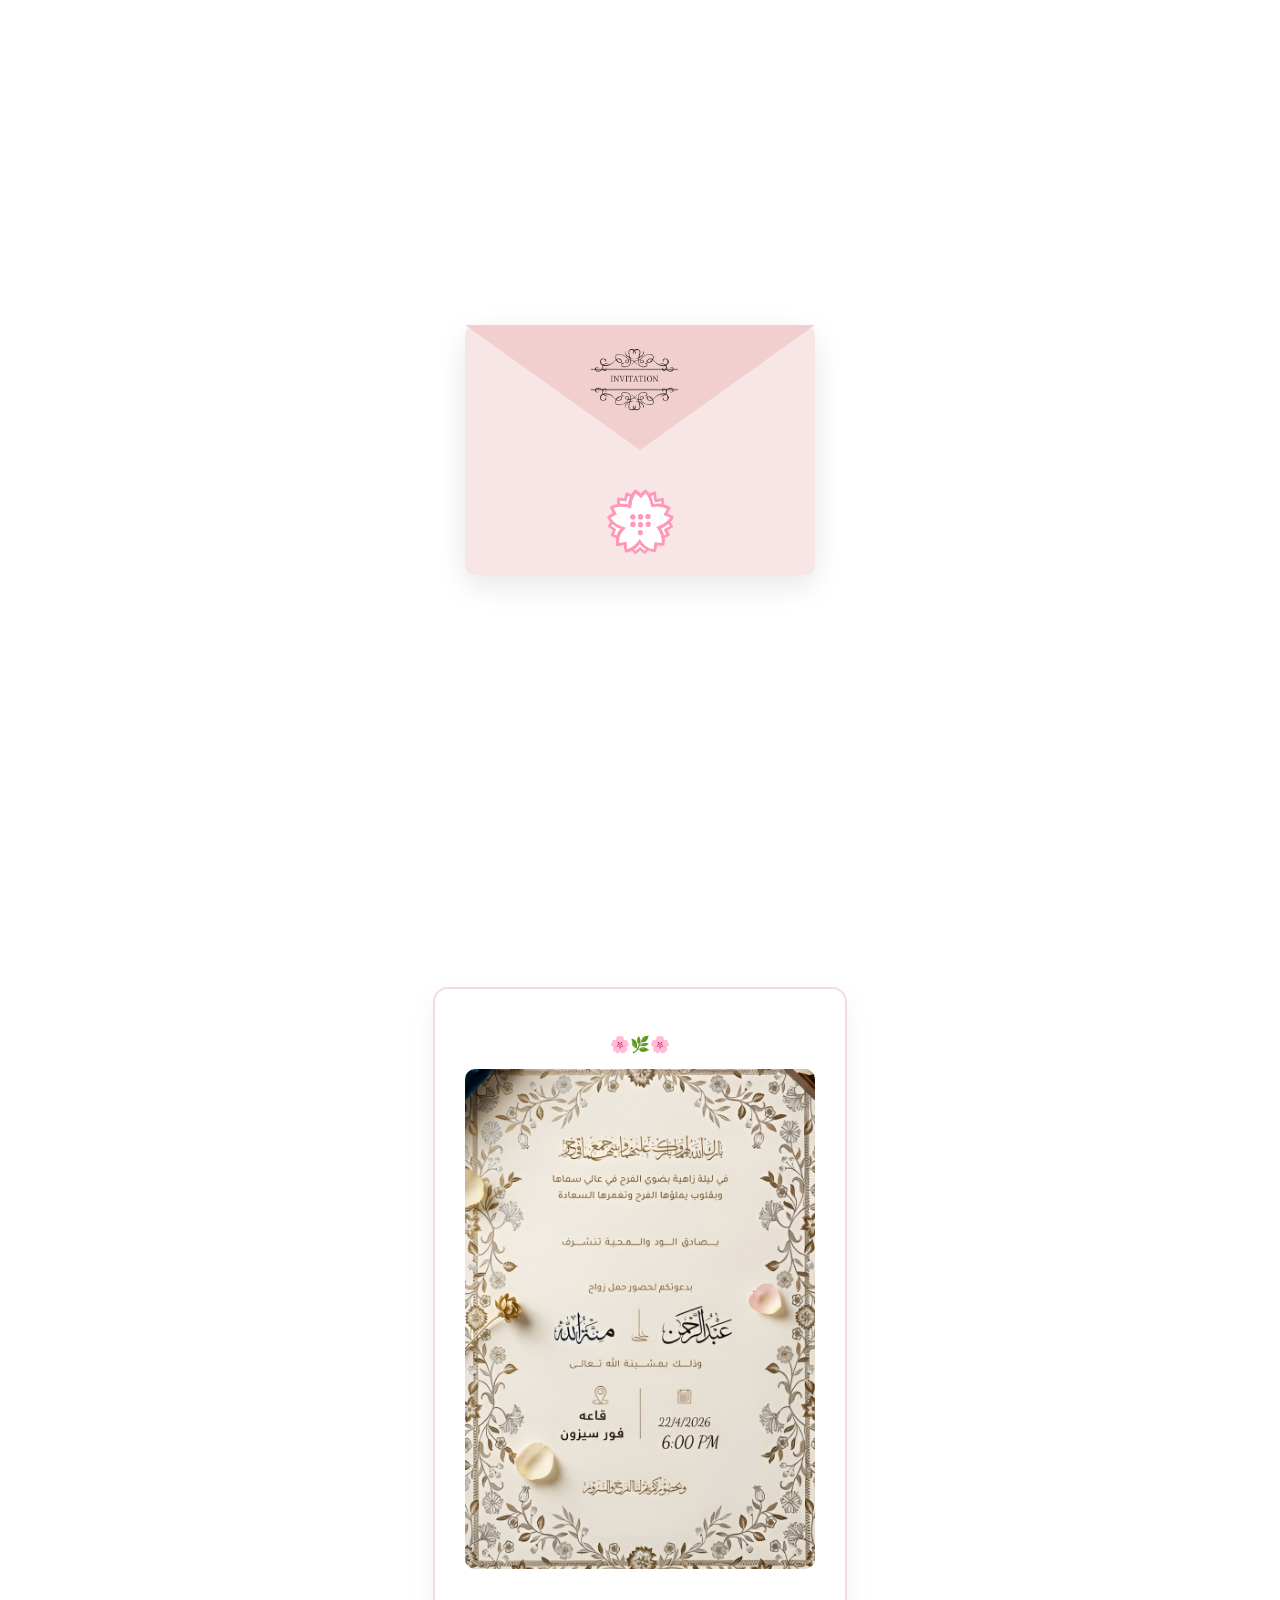
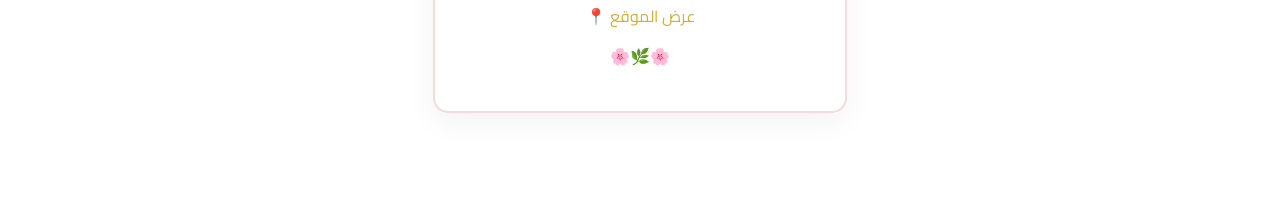
<file: index.html>
<!DOCTYPE html>
<html lang="ar">
<head>
<meta charset="UTF-8">
<meta name="viewport" content="width=device-width, initial-scale=1.0">

<title>دعوة فرح</title>

<link href="https://fonts.googleapis.com/css2?family=Cairo&family=Great+Vibes&display=swap" rel="stylesheet">
<link rel="stylesheet" href="style.css">

</head>

<body>

<!-- الظرف -->
<div class="envelope-container" onclick="openEnvelope()">
    <div class="envelope">

        <div class="flap"></div>

      
        <div class="design">
                <div class="stamp">
        <img src="12.png" alt="wedding" width="30%">
    </div>

                <div class="stamp">💮</div>
</div>

    </div>
</div>

<!-- المحتوى -->
<div class="main" id="mainContent">

    <div class="card">
         <img src="WhatsApp_Image_2026-04-16_at_3.48.44_PM.jpeg" alt="Wedding Image" class="card-img">
            <p class="info">
            📍 <a href="https://maps.app.goo.gl/jPqr2AuUYGetvTjm7" target="_blank">
            عرض الموقع
            </a>
        </p>
    </div>

</div>

<script src="script.js"></script>

</body>
</html>
</file>
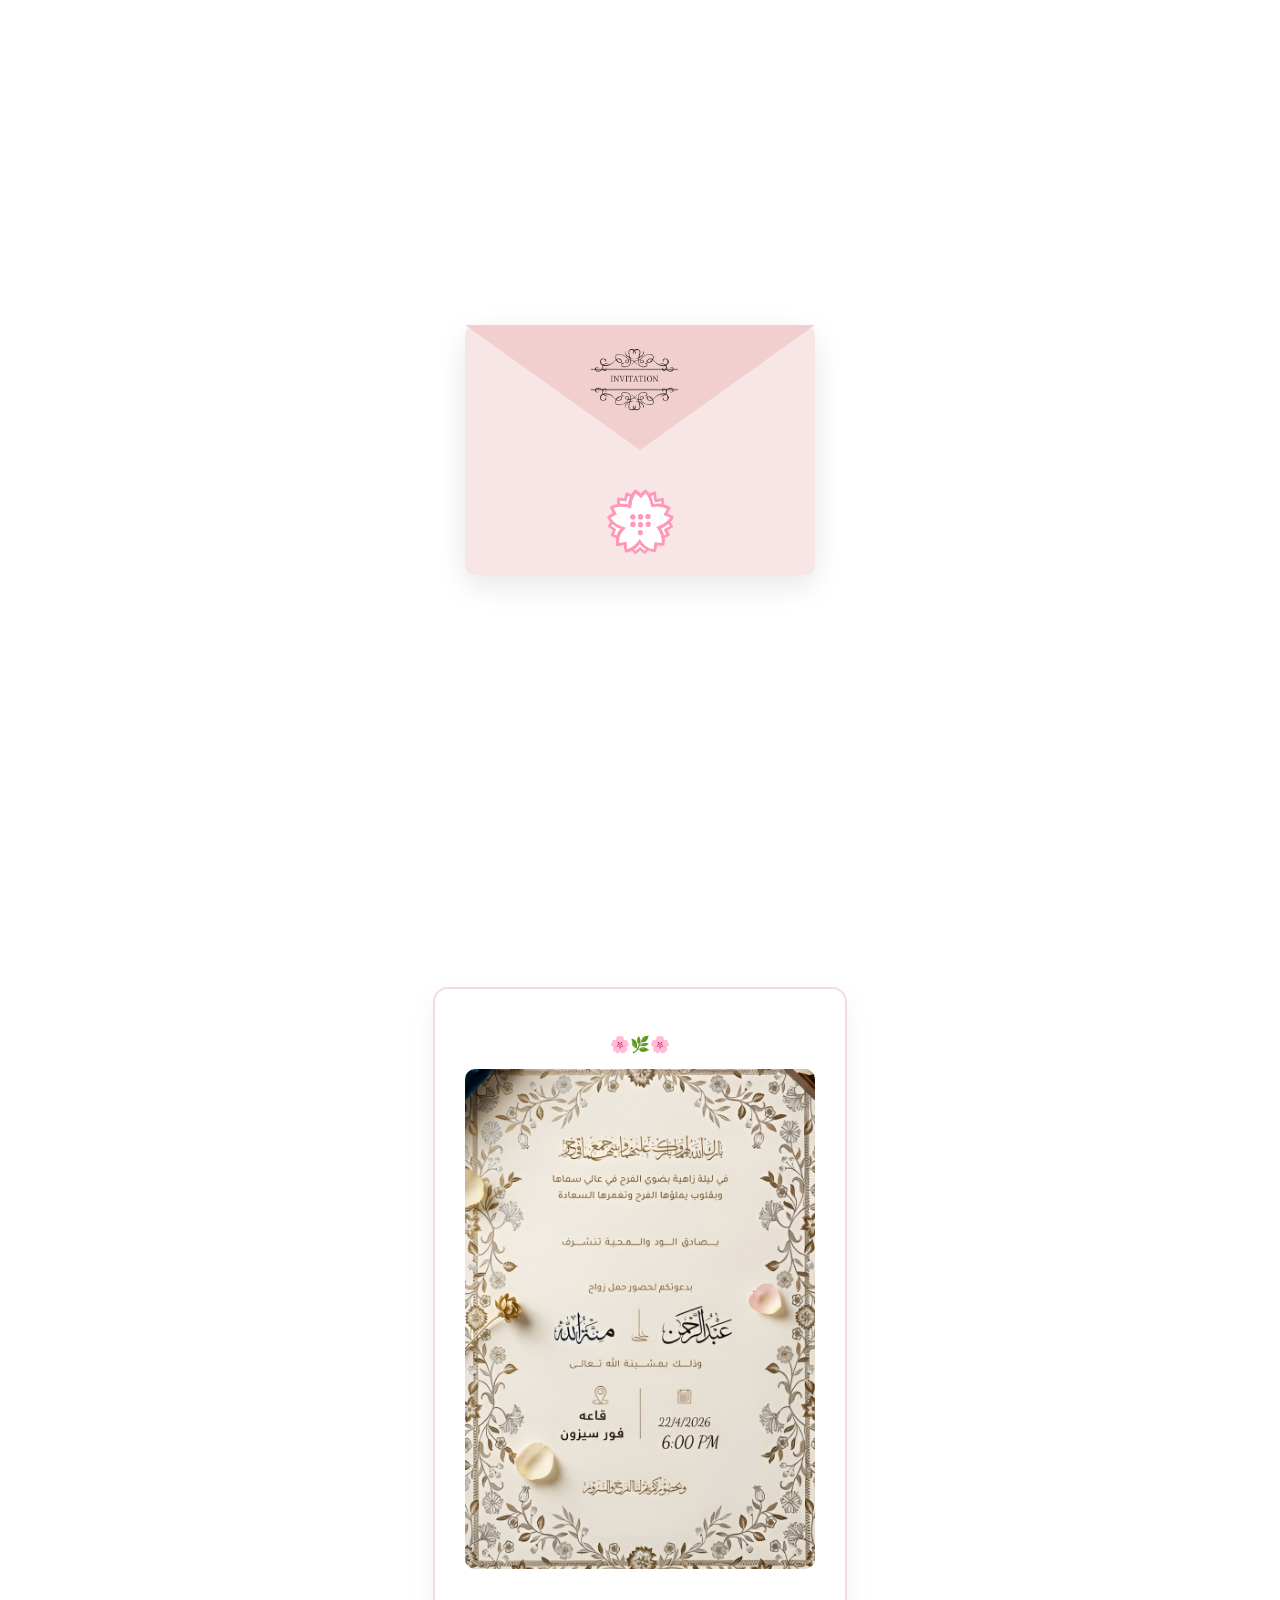
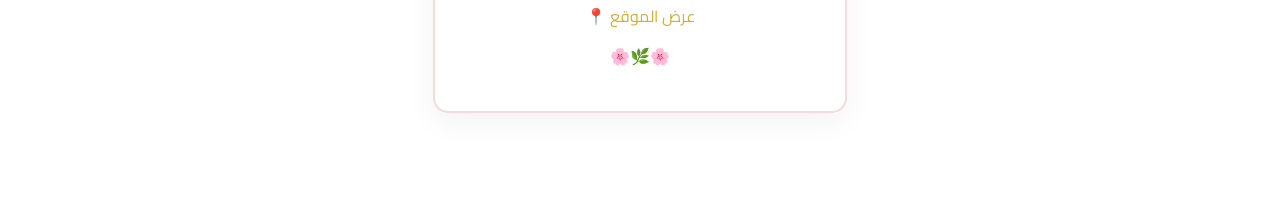
<file: New Text Document.html>
<!DOCTYPE html>
<html lang="ar">
<head>
<meta charset="UTF-8">
<meta name="viewport" content="width=device-width, initial-scale=1.0">

<title>دعوة فرح</title>

<link href="https://fonts.googleapis.com/css2?family=Cairo&family=Great+Vibes&display=swap" rel="stylesheet">
<link rel="stylesheet" href="style.css">

</head>

<body>

<!-- الظرف -->
<div class="envelope-container" onclick="openEnvelope()">
    <div class="envelope">

        <div class="flap"></div>

      
        <div class="design">
                <div class="stamp">
        <img src="12.png" alt="wedding" width="30%">
    </div>

                <div class="stamp">💮</div>
</div>

    </div>
</div>

<!-- المحتوى -->
<div class="main" id="mainContent">

    <div class="card">
         <img src="WhatsApp_Image_2026-04-16_at_3.48.44_PM.jpeg" alt="Wedding Image" class="card-img">
            <p class="info">
            📍 <a href="https://maps.app.goo.gl/jPqr2AuUYGetvTjm7" target="_blank">
            عرض الموقع
            </a>
        </p>
    </div>

</div>

<script src="script.js"></script>

</body>
</html>
</file>
<file: style.css>
body {
    margin: 0;
    font-family: 'Cairo', sans-serif;
    background: #fdfdfd;
    text-align: center;
}

/* الظرف */
.envelope-container {
    height: 100vh;
    display: flex;
    justify-content: center;
    align-items: center;
    background: #fff;
}

.envelope {
    width: 350px;
    height: 250px;
    background: #f8e6e6;
    position: relative;
    border-radius: 10px;
    box-shadow: 0 10px 30px rgba(0,0,0,0.1);
    cursor: pointer;
    transition: 1s;
}

.flap {
    position: absolute;
    width: 100%;
    height: 100%;
    background: #f2cfcf;
    clip-path: polygon(0 0, 100% 0, 50% 50%);
    transition: 1s;
}

.design {
    position: absolute;
    width: 100%;
    height: 100%;
    display: flex;
    flex-direction: column;
    align-items: center;
    justify-content: center;
}

.stamp {
    font-size: 60px;
}

.design h2 {
    margin-top: 10px;
}

/* فتح الظرف */
.open .flap {
    transform: rotatey(980deg);
}

/* الكارت */
.main {
    display: none;
    height: 100vh;
    background: #ffffff;
    display: flex;
    justify-content: center;
    align-items: center;
}

.card {
    width: 350px;
    padding: 30px;
    background: white;
    border-radius: 15px;
    border: 2px solid #f2dcdc;
    box-shadow: 0 10px 30px rgba(0,0,0,0.05);
}

/* زخرفة الجوانب */
.card::before, .card::after {
    content: "🌸🌿🌸";
    display: block;
    margin: 10px 0;
}

.names {
    font-family: 'Great Vibes', cursive;
    font-size: 45px;
    color: #d4af37;
}

.text {
    margin: 10px 0;
}

.info {
    margin: 8px 0;
}

a {
    color: #d4af37;
    text-decoration: none;
}
.card-img {
    width: 100%;
    height: 500px;
    object-fit: cover;
    border-radius: 10px;
    margin-bottom: 15px;
}
</file>
